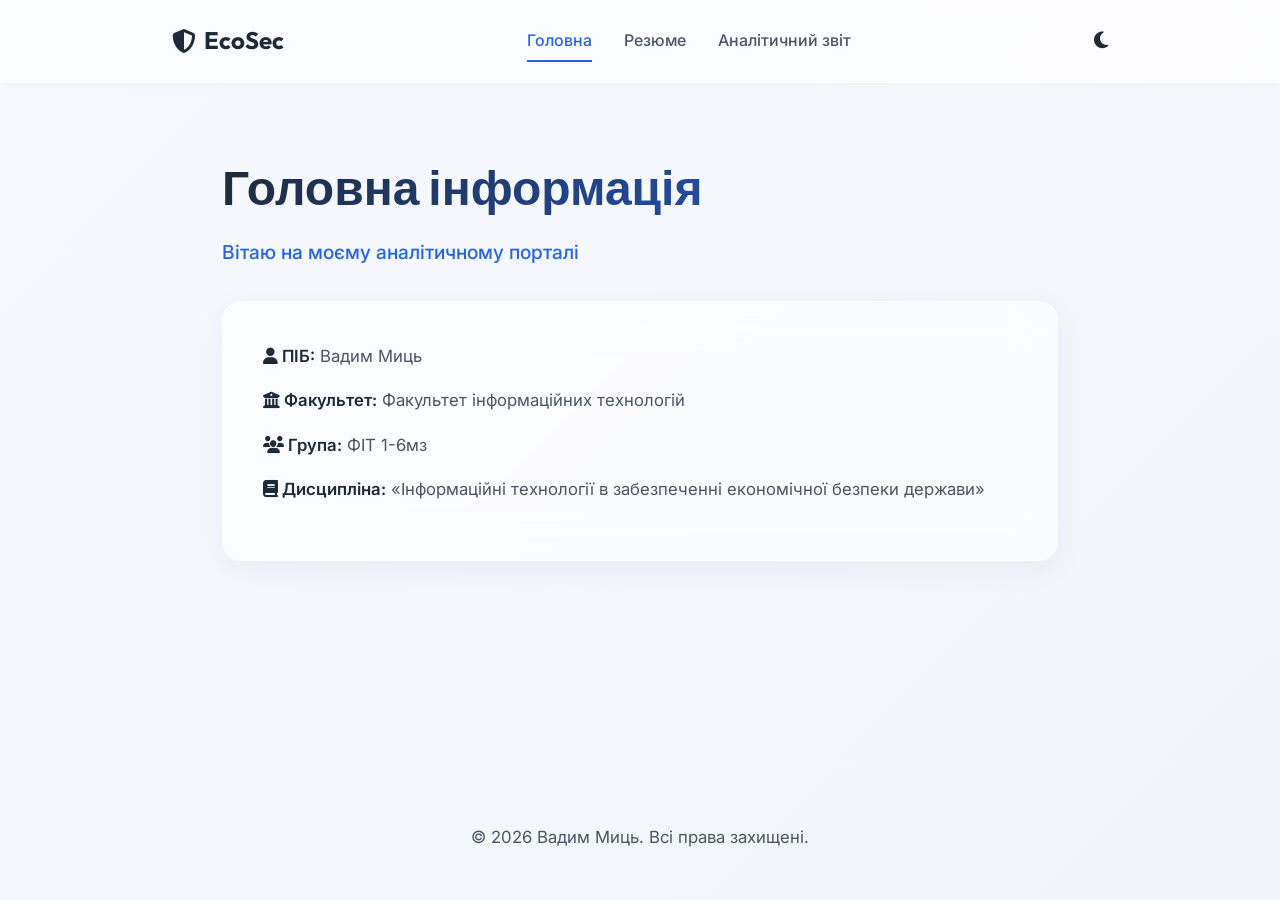
<file: index.html>
<!DOCTYPE html>
<html lang="uk" data-theme="light">
<head>
    <meta charset="UTF-8">
    <meta name="viewport" content="width=device-width, initial-scale=1.0">
    <meta name="description" content="EcoSec Project - Персональний аналітичний вебсайт студента Вадима Миця. Дисципліна: Інформаційні технології в забезпеченні економічної безпеки держави.">
    <meta name="author" content="Вадим Миць">
    <title>Головна | Вадим Миць - EcoSec</title>
    <link rel="icon" href="data:image/svg+xml,<svg xmlns=%22http://www.w3.org/2000/svg%22 viewBox=%220 0 100 100%22><text y=%22.9em%22 font-size=%2290%22>🛡️</text></svg>">
    <!-- FontAwesome for Icons -->
    <link rel="stylesheet" href="https://cdnjs.cloudflare.com/ajax/libs/font-awesome/6.4.0/css/all.min.css">
    <link rel="stylesheet" href="style.css">
    <script src="script.js" defer></script>
</head>
<body>
    <header>
        <nav>
            <a href="index.html" class="logo"><i class="fa-solid fa-shield-halved"></i> EcoSec</a>

            <div class="nav-links">
                <a href="index.html" class="active">Головна</a>
                <a href="resume.html">Резюме</a>
                <a href="report.html">Аналітичний звіт</a>
            </div>
            
            <div class="nav-controls">
                <button id="theme-toggle" aria-label="Перемикач теми"><i class="fa-solid fa-moon"></i></button>
            </div>
        </nav>
    </header>

    <main>
        <h1>Головна інформація</h1>
        <p class="subtitle">Вітаю на моєму аналітичному порталі</p>
        
        <div class="card">
            <p><strong><i class="fa-solid fa-user"></i> ПІБ:</strong> Вадим Миць</p>
            <p><strong><i class="fa-solid fa-building-columns"></i> Факультет:</strong> Факультет інформаційних технологій</p>
            <p><strong><i class="fa-solid fa-users"></i> Група:</strong> ФІТ 1-6мз</p>
            <p><strong><i class="fa-solid fa-book"></i> Дисципліна:</strong> «Інформаційні технології в забезпеченні економічної безпеки держави»</p>
        </div>
    </main>

    <footer>
        <p>&copy; 2026 Вадим Миць. Всі права захищені.</p>
    </footer>
</body>
</html>
</file>
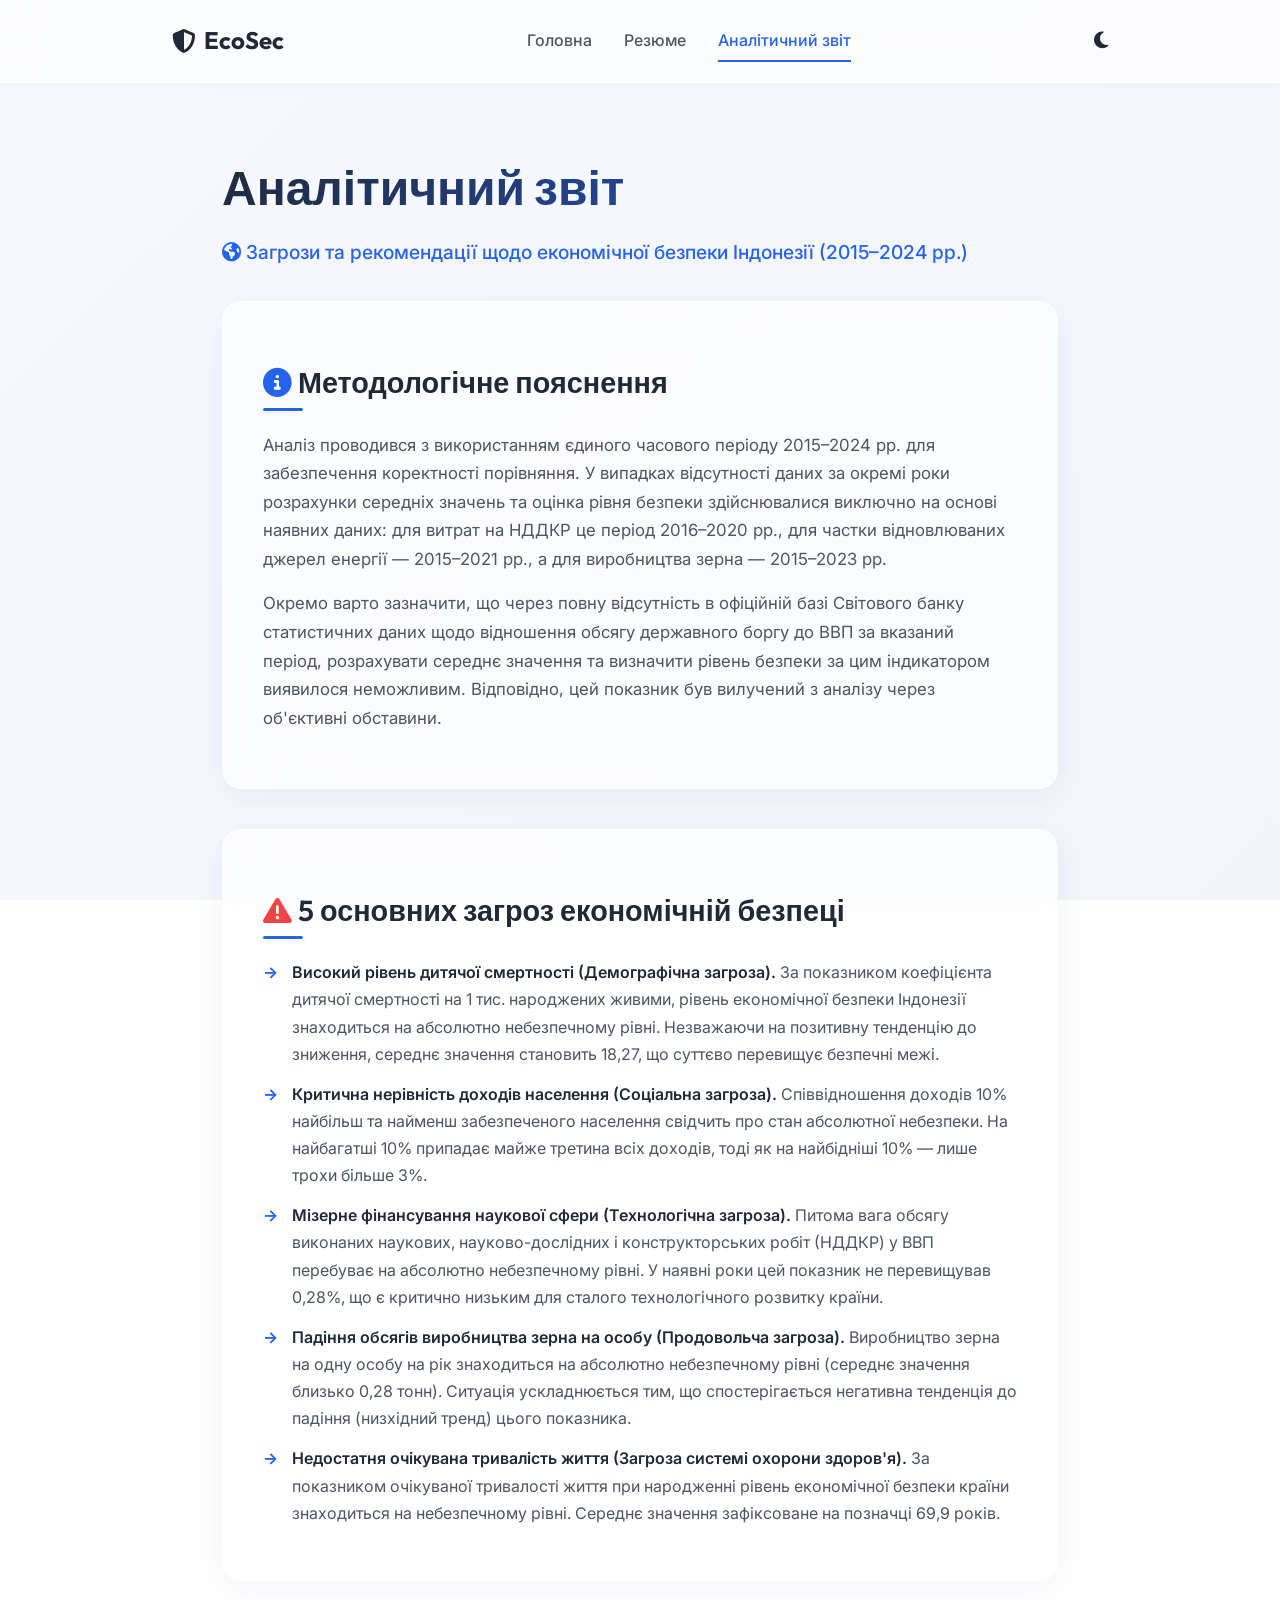
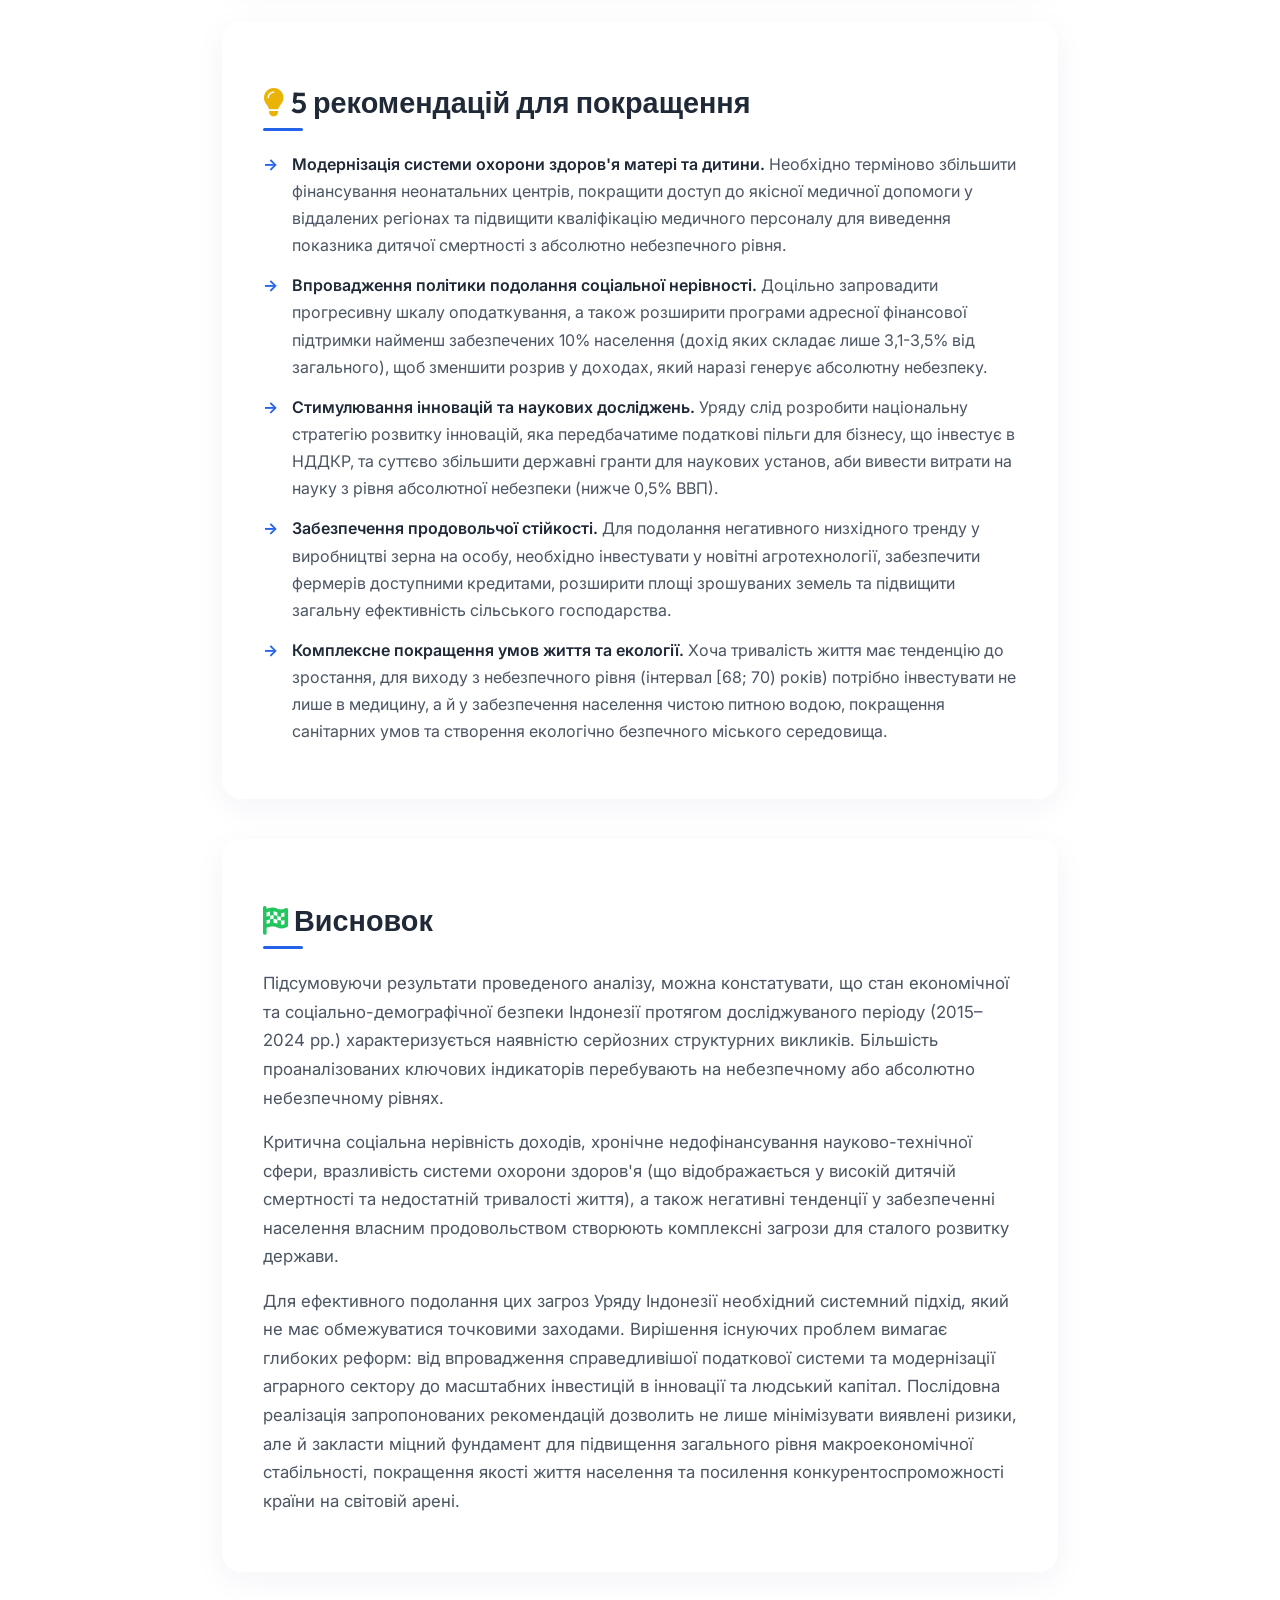
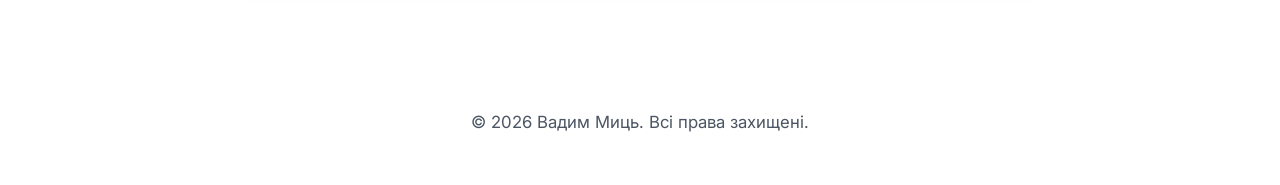
<file: report.html>
<!DOCTYPE html>
<html lang="uk" data-theme="light">
<head>
    <meta charset="UTF-8">
    <meta name="viewport" content="width=device-width, initial-scale=1.0">
    <meta name="description" content="Аналітичний звіт: Загрози та рекомендації щодо економічної безпеки Індонезії.">
    <meta name="author" content="Вадим Миць">
    <title>Звіт | Вадим Миць - EcoSec</title>
    <link rel="icon" href="data:image/svg+xml,<svg xmlns=%22http://www.w3.org/2000/svg%22 viewBox=%220 0 100 100%22><text y=%22.9em%22 font-size=%2290%22>🛡️</text></svg>">
    <link rel="stylesheet" href="https://cdnjs.cloudflare.com/ajax/libs/font-awesome/6.4.0/css/all.min.css">
    <link rel="stylesheet" href="style.css">
    <script src="script.js" defer></script>
</head>
<body>
    <header>
        <nav>
            <a href="index.html" class="logo"><i class="fa-solid fa-shield-halved"></i> EcoSec</a>

            <div class="nav-links">
                <a href="index.html">Головна</a>
                <a href="resume.html">Резюме</a>
                <a href="report.html" class="active">Аналітичний звіт</a>
            </div>

            <div class="nav-controls">
                <button id="theme-toggle" aria-label="Перемикач теми"><i class="fa-solid fa-moon"></i></button>
            </div>
        </nav>
    </header>

    <main>
        <h1>Аналітичний звіт</h1>
        <p class="subtitle"><i class="fa-solid fa-earth-americas"></i> Загрози та рекомендації щодо економічної безпеки Індонезії (2015–2024 рр.)</p>
        
        <div class="card">
            <h2><i class="fa-solid fa-circle-info" style="color: var(--accent);"></i> Методологічне пояснення</h2>
            <p>Аналіз проводився з використанням єдиного часового періоду 2015–2024 рр. для забезпечення коректності порівняння. У випадках відсутності даних за окремі роки розрахунки середніх значень та оцінка рівня безпеки здійснювалися виключно на основі наявних даних: для витрат на НДДКР це період 2016–2020 рр., для частки відновлюваних джерел енергії — 2015–2021 рр., а для виробництва зерна — 2015–2023 рр.</p>
            <p>Окремо варто зазначити, що через повну відсутність в офіційній базі Світового банку статистичних даних щодо відношення обсягу державного боргу до ВВП за вказаний період, розрахувати середнє значення та визначити рівень безпеки за цим індикатором виявилося неможливим. Відповідно, цей показник був вилучений з аналізу через об'єктивні обставини.</p>
        </div>

        <div class="card">
            <h2><i class="fa-solid fa-triangle-exclamation" style="color: #ef4444;"></i> 5 основних загроз економічній безпеці</h2>
            <ol class="threats-list">
                <li><strong>Високий рівень дитячої смертності (Демографічна загроза).</strong> За показником коефіцієнта дитячої смертності на 1 тис. народжених живими, рівень економічної безпеки Індонезії знаходиться на абсолютно небезпечному рівні. Незважаючи на позитивну тенденцію до зниження, середнє значення становить 18,27, що суттєво перевищує безпечні межі.</li>
                <li><strong>Критична нерівність доходів населення (Соціальна загроза).</strong> Співвідношення доходів 10% найбільш та найменш забезпеченого населення свідчить про стан абсолютної небезпеки. На найбагатші 10% припадає майже третина всіх доходів, тоді як на найбідніші 10% — лише трохи більше 3%.</li>
                <li><strong>Мізерне фінансування наукової сфери (Технологічна загроза).</strong> Питома вага обсягу виконаних наукових, науково-дослідних і конструкторських робіт (НДДКР) у ВВП перебуває на абсолютно небезпечному рівні. У наявні роки цей показник не перевищував 0,28%, що є критично низьким для сталого технологічного розвитку країни.</li>
                <li><strong>Падіння обсягів виробництва зерна на особу (Продовольча загроза).</strong> Виробництво зерна на одну особу на рік знаходиться на абсолютно небезпечному рівні (середнє значення близько 0,28 тонн). Ситуація ускладнюється тим, що спостерігається негативна тенденція до падіння (низхідний тренд) цього показника.</li>
                <li><strong>Недостатня очікувана тривалість життя (Загроза системі охорони здоров'я).</strong> За показником очікуваної тривалості життя при народженні рівень економічної безпеки країни знаходиться на небезпечному рівні. Середнє значення зафіксоване на позначці 69,9 років.</li>
            </ol>
        </div>

        <div class="card">
            <h2><i class="fa-solid fa-lightbulb" style="color: #eab308;"></i> 5 рекомендацій для покращення</h2>
            <ul class="skills-list">
                <li><strong>Модернізація системи охорони здоров'я матері та дитини.</strong> Необхідно терміново збільшити фінансування неонатальних центрів, покращити доступ до якісної медичної допомоги у віддалених регіонах та підвищити кваліфікацію медичного персоналу для виведення показника дитячої смертності з абсолютно небезпечного рівня.</li>
                <li><strong>Впровадження політики подолання соціальної нерівності.</strong> Доцільно запровадити прогресивну шкалу оподаткування, а також розширити програми адресної фінансової підтримки найменш забезпечених 10% населення (дохід яких складає лише 3,1-3,5% від загального), щоб зменшити розрив у доходах, який наразі генерує абсолютну небезпеку.</li>
                <li><strong>Стимулювання інновацій та наукових досліджень.</strong> Уряду слід розробити національну стратегію розвитку інновацій, яка передбачатиме податкові пільги для бізнесу, що інвестує в НДДКР, та суттєво збільшити державні гранти для наукових установ, аби вивести витрати на науку з рівня абсолютної небезпеки (нижче 0,5% ВВП).</li>
                <li><strong>Забезпечення продовольчої стійкості.</strong> Для подолання негативного низхідного тренду у виробництві зерна на особу, необхідно інвестувати у новітні агротехнології, забезпечити фермерів доступними кредитами, розширити площі зрошуваних земель та підвищити загальну ефективність сільського господарства.</li>
                <li><strong>Комплексне покращення умов життя та екології.</strong> Хоча тривалість життя має тенденцію до зростання, для виходу з небезпечного рівня (інтервал [68; 70) років) потрібно інвестувати не лише в медицину, а й у забезпечення населення чистою питною водою, покращення санітарних умов та створення екологічно безпечного міського середовища.</li>
            </ul>
        </div>

        <div class="card">
            <h2><i class="fa-solid fa-flag-checkered" style="color: #22c55e;"></i> Висновок</h2>
            <p>Підсумовуючи результати проведеного аналізу, можна констатувати, що стан економічної та соціально-демографічної безпеки Індонезії протягом досліджуваного періоду (2015–2024 рр.) характеризується наявністю серйозних структурних викликів. Більшість проаналізованих ключових індикаторів перебувають на небезпечному або абсолютно небезпечному рівнях.</p>
            <p>Критична соціальна нерівність доходів, хронічне недофінансування науково-технічної сфери, вразливість системи охорони здоров'я (що відображається у високій дитячій смертності та недостатній тривалості життя), а також негативні тенденції у забезпеченні населення власним продовольством створюють комплексні загрози для сталого розвитку держави.</p>
            <p>Для ефективного подолання цих загроз Уряду Індонезії необхідний системний підхід, який не має обмежуватися точковими заходами. Вирішення існуючих проблем вимагає глибоких реформ: від впровадження справедливішої податкової системи та модернізації аграрного сектору до масштабних інвестицій в інновації та людський капітал. Послідовна реалізація запропонованих рекомендацій дозволить не лише мінімізувати виявлені ризики, але й закласти міцний фундамент для підвищення загального рівня макроекономічної стабільності, покращення якості життя населення та посилення конкурентоспроможності країни на світовій арені.</p>
        </div>
    </main>

    <footer>
        <p>&copy; 2026 Вадим Миць. Всі права захищені.</p>
    </footer>
</body>
</html>
</file>
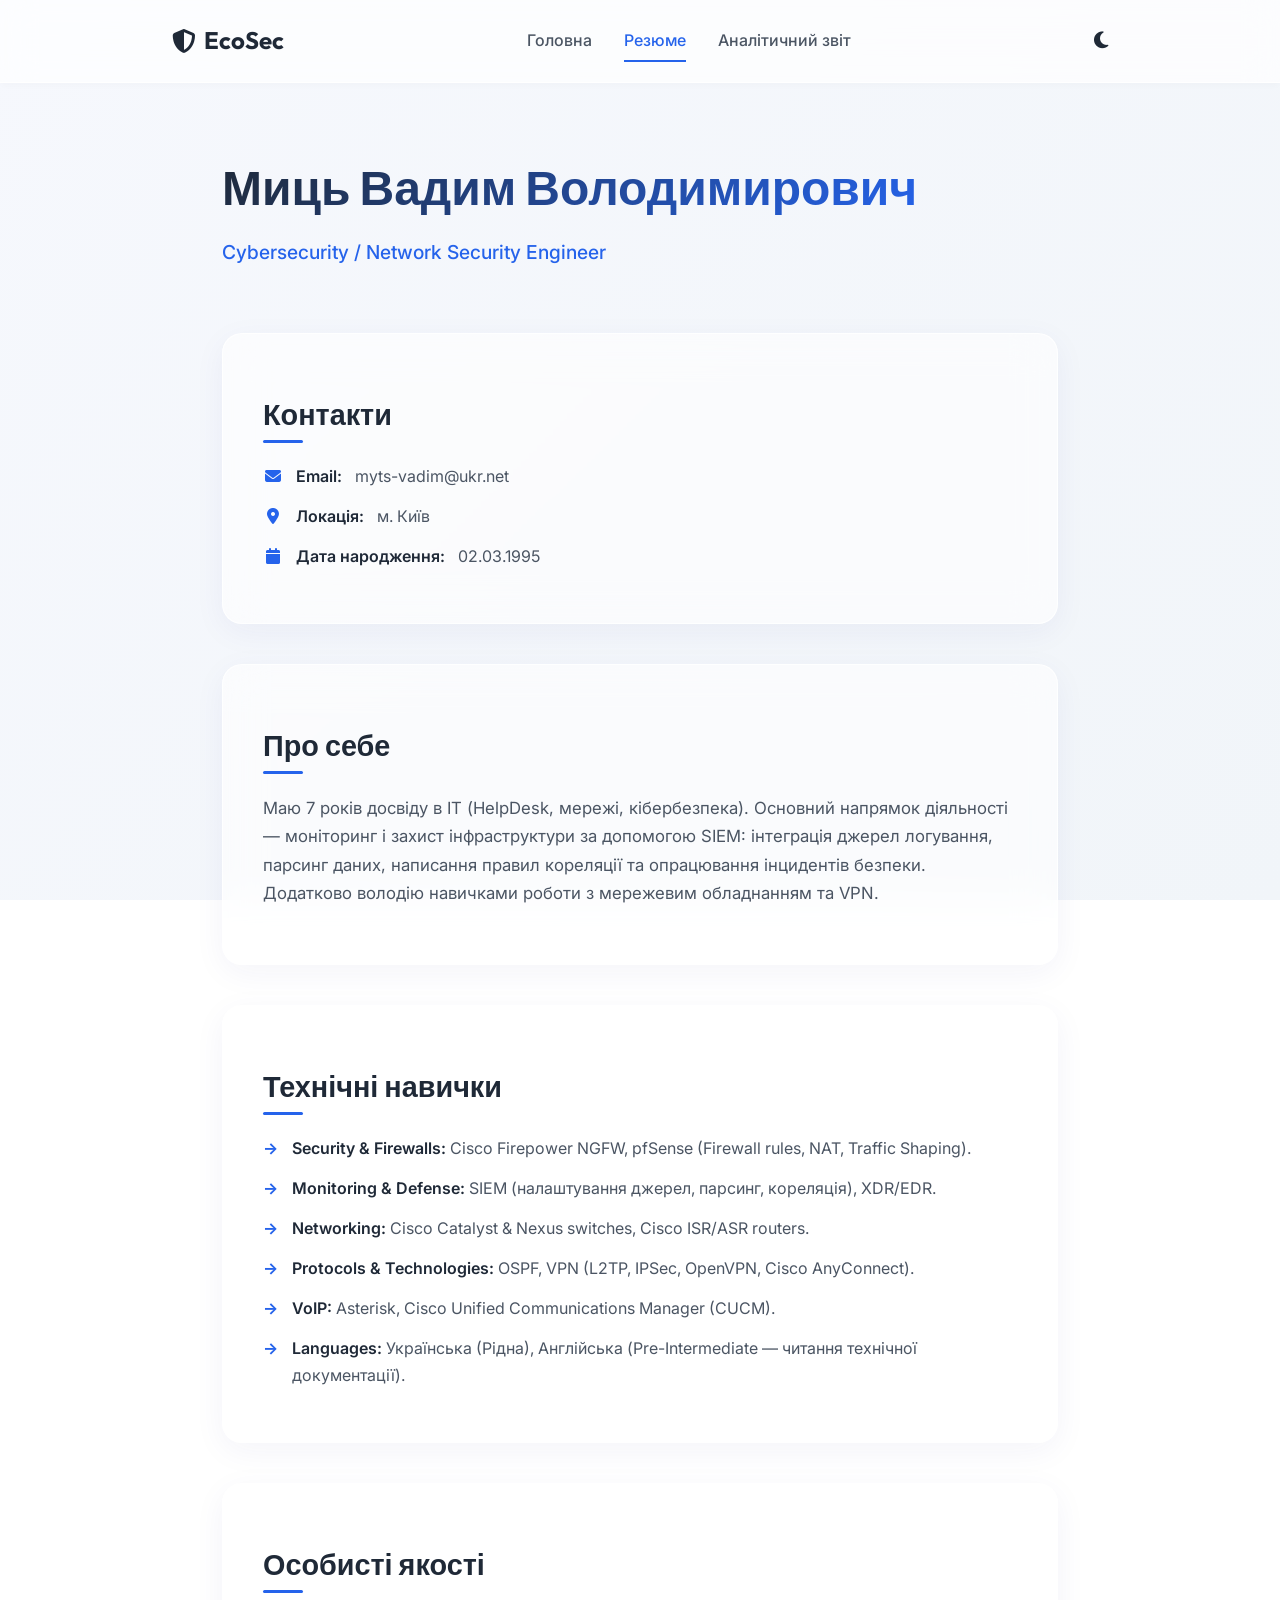
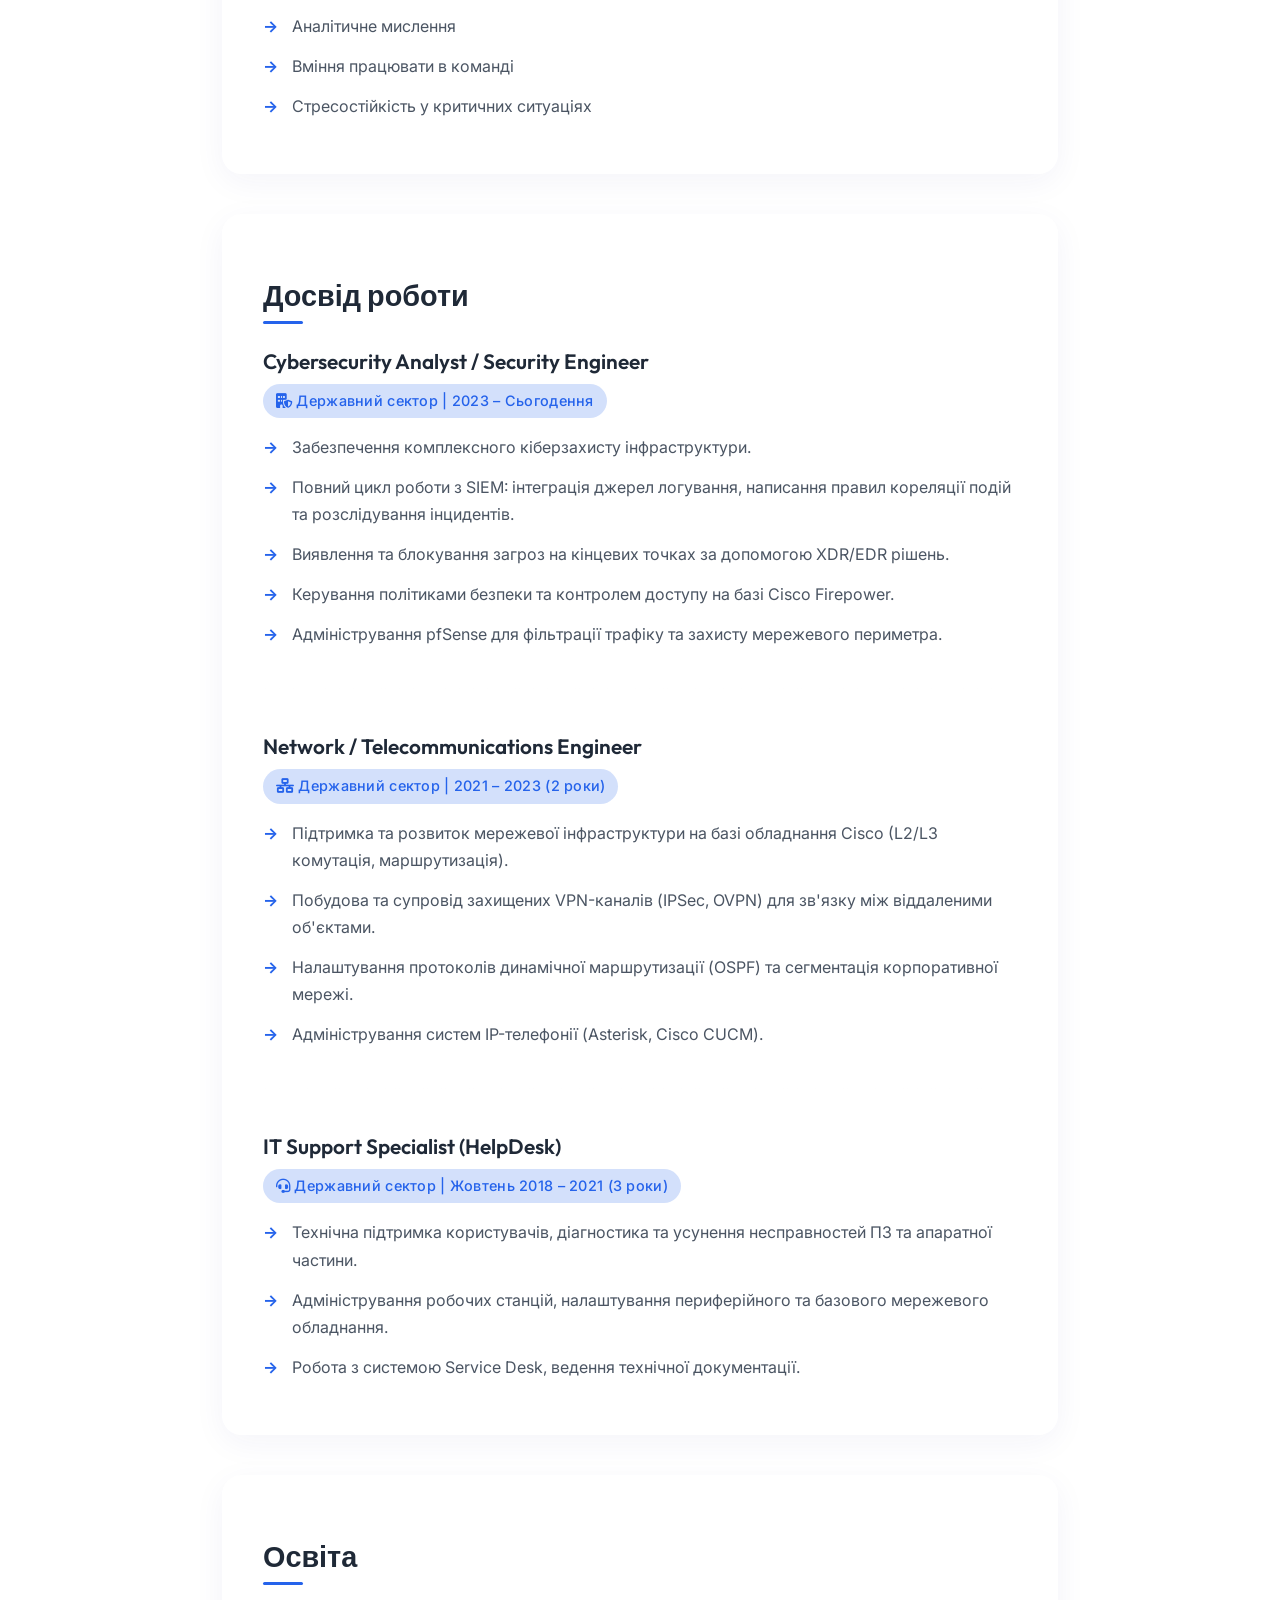
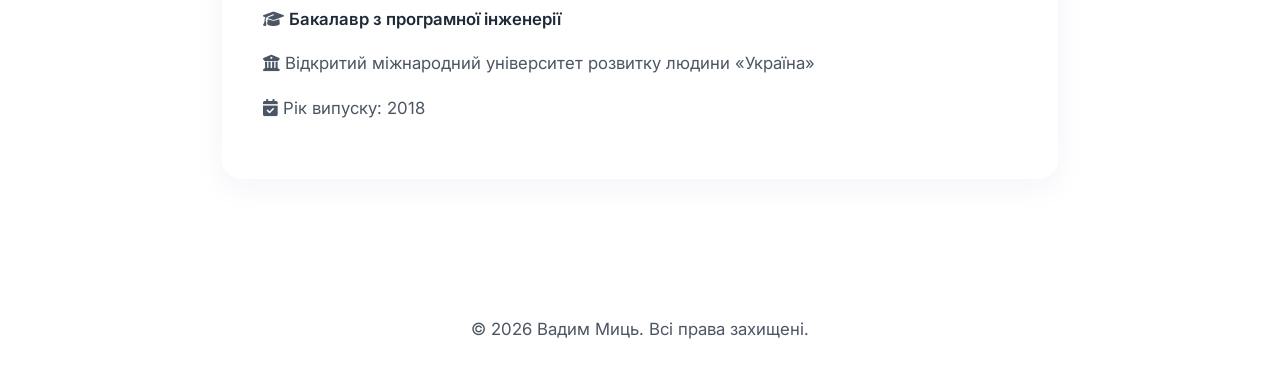
<file: resume.html>
<!DOCTYPE html>
<html lang="uk" data-theme="light">
<head>
    <meta charset="UTF-8">
    <meta name="viewport" content="width=device-width, initial-scale=1.0">
    <meta name="description" content="Резюме Вадима Миця - Cybersecurity / Network Security Engineer.">
    <meta name="author" content="Вадим Миць">
    <title>Резюме | Вадим Миць - EcoSec</title>
    <link rel="icon" href="data:image/svg+xml,<svg xmlns=%22http://www.w3.org/2000/svg%22 viewBox=%220 0 100 100%22><text y=%22.9em%22 font-size=%2290%22>🛡️</text></svg>">
    <link rel="stylesheet" href="https://cdnjs.cloudflare.com/ajax/libs/font-awesome/6.4.0/css/all.min.css">
    <link rel="stylesheet" href="style.css">
    <!-- The html2pdf.js library has been removed as it was causing issues. -->
    <script src="script.js" defer></script> 
</head>
<body>
    <header data-html2canvas-ignore="true">
        <nav>
            <a href="index.html" class="logo"><i class="fa-solid fa-shield-halved"></i> EcoSec</a>

            <div class="nav-links">
                <a href="index.html">Головна</a>
                <a href="resume.html" class="active">Резюме</a>
                <a href="report.html">Аналітичний звіт</a>
            </div>

            <div class="nav-controls">
                <button id="theme-toggle" aria-label="Перемикач теми"><i class="fa-solid fa-moon"></i></button>
            </div>
        </nav>
    </header>

    <main id="resume-content">
        <div class="header-with-btn">
            <div>
                <h1>Миць Вадим Володимирович</h1>
                <p class="subtitle">Cybersecurity / Network Security Engineer</p>
            </div>
        </div>
        
        <div class="card">
            <h2>Контакти</h2>
            <ul class="contact-list">
                <li><i class="fa-solid fa-envelope"></i> <strong>Email:</strong> myts-vadim@ukr.net</li>
                <li><i class="fa-solid fa-location-dot"></i> <strong>Локація:</strong> м. Київ</li>
                <li><i class="fa-solid fa-calendar"></i> <strong>Дата народження:</strong> 02.03.1995</li>
            </ul>
        </div>

        <div class="card">
            <h2>Про себе</h2>
            <p>Маю 7 років досвіду в ІТ (HelpDesk, мережі, кібербезпека). Основний напрямок діяльності — моніторинг і захист інфраструктури за допомогою SIEM: інтеграція джерел логування, парсинг даних, написання правил кореляції та опрацювання інцидентів безпеки. Додатково володію навичками роботи з мережевим обладнанням та VPN.
        </div>

        <div class="card">
            <h2>Технічні навички</h2>
            <ul class="skills-list">
                <li><strong>Security & Firewalls:</strong> Cisco Firepower NGFW, pfSense (Firewall rules, NAT, Traffic Shaping).</li>
                <li><strong>Monitoring & Defense:</strong> SIEM (налаштування джерел, парсинг, кореляція), XDR/EDR.</li>
                <li><strong>Networking:</strong> Cisco Catalyst & Nexus switches, Cisco ISR/ASR routers.</li>
                <li><strong>Protocols & Technologies:</strong> OSPF, VPN (L2TP, IPSec, OpenVPN, Cisco AnyConnect).</li>
                <li><strong>VoIP:</strong> Asterisk, Cisco Unified Communications Manager (CUCM).</li>
                <li><strong>Languages:</strong> Українська (Рідна), Англійська (Pre-Intermediate — читання технічної документації).</li>
            </ul>
        </div>

        <div class="card">
            <h2>Особисті якості</h2>
            <ul class="skills-list">
                <li>Аналітичне мислення</li>
                <li>Вміння працювати в команді</li>
                <li>Стресостійкість у критичних ситуаціях</li>
            </ul>
        </div>

        <div class="card">
            <h2>Досвід роботи</h2>
            
            <div class="job-entry">
                <h3>Cybersecurity Analyst / Security Engineer</h3>
                <p class="job-meta"><i class="fa-solid fa-building-shield"></i> Державний сектор | 2023 – Сьогодення</p>
                <ul class="skills-list">
                    <li>Забезпечення комплексного кіберзахисту інфраструктури.</li>
                    <li>Повний цикл роботи з SIEM: інтеграція джерел логування, написання правил кореляції подій та розслідування інцидентів.</li>
                    <li>Виявлення та блокування загроз на кінцевих точках за допомогою XDR/EDR рішень.</li>
                    <li>Керування політиками безпеки та контролем доступу на базі Cisco Firepower.</li>
                    <li>Адміністрування pfSense для фільтрації трафіку та захисту мережевого периметра.</li>
                </ul>
            </div>
            
            <hr class="separator">

            <div class="job-entry">
                <h3>Network / Telecommunications Engineer</h3>
                <p class="job-meta"><i class="fa-solid fa-network-wired"></i> Державний сектор | 2021 – 2023 (2 роки)</p>
                <ul class="skills-list">
                    <li>Підтримка та розвиток мережевої інфраструктури на базі обладнання Cisco (L2/L3 комутація, маршрутизація).</li>
                    <li>Побудова та супровід захищених VPN-каналів (IPSec, OVPN) для зв'язку між віддаленими об'єктами.</li>
                    <li>Налаштування протоколів динамічної маршрутизації (OSPF) та сегментація корпоративної мережі.</li>
                    <li>Адміністрування систем IP-телефонії (Asterisk, Cisco CUCM).</li>
                </ul>
            </div>

            <hr class="separator">

            <div class="job-entry">
                <h3>IT Support Specialist (HelpDesk)</h3>
                <p class="job-meta"><i class="fa-solid fa-headset"></i> Державний сектор | Жовтень 2018 – 2021 (3 роки)</p>
                <ul class="skills-list">
                    <li>Технічна підтримка користувачів, діагностика та усунення несправностей ПЗ та апаратної частини.</li>
                    <li>Адміністрування робочих станцій, налаштування периферійного та базового мережевого обладнання.</li>
                    <li>Робота з системою Service Desk, ведення технічної документації.</li>
                </ul>
            </div>
        </div>

        <div class="card">
            <h2>Освіта</h2>
            <p><i class="fa-solid fa-graduation-cap"></i> <strong>Бакалавр з програмної інженерії</strong></p>
            <p><i class="fa-solid fa-university"></i> Відкритий міжнародний університет розвитку людини «Україна»</p>
            <p><i class="fa-solid fa-calendar-check"></i> Рік випуску: 2018</p>
        </div>
    </main>

    <footer>
        <p>&copy; 2026 Вадим Миць. Всі права захищені.</p>
    </footer>
</body>
</html>
</file>
<file: style.css>
@import url('https://fonts.googleapis.com/css2?family=Outfit:wght@300;400;500;600;700&family=Inter:wght@300;400;500;600&display=swap');

:root {
    /* Light Theme */
    --bg-color: #f3f4f6;
    --text-main: #1f2937;
    --text-muted: #4b5563;
    --accent: #2563eb;
    --accent-glow: rgba(37, 99, 235, 0.2);
    --card-bg: rgba(255, 255, 255, 0.6);
    --nav-bg: rgba(255, 255, 255, 0.7);
    --border: rgba(255, 255, 255, 0.8);
    --shadow: 0 8px 32px 0 rgba(31, 38, 135, 0.05);
    --gradient-bg-1: #f6f8fd;
    --gradient-bg-2: #f1f5f9;
}

[data-theme="dark"] {
    /* Dark Theme */
    --bg-color: #111827;
    --text-main: #f9fafb;
    --text-muted: #9ca3af;
    --accent: #60a5fa;
    --accent-glow: rgba(96, 165, 250, 0.15);
    --card-bg: rgba(31, 41, 55, 0.7);
    --nav-bg: rgba(17, 24, 39, 0.8);
    --border: rgba(55, 65, 81, 0.8);
    --shadow: 0 8px 32px 0 rgba(0, 0, 0, 0.3);
    --gradient-bg-1: #111827;
    --gradient-bg-2: #1f2937;
}

* {
    margin: 0;
    padding: 0;
    box-sizing: border-box;
}

body {
    font-family: 'Inter', sans-serif;
    background: linear-gradient(135deg, var(--gradient-bg-1) 0%, var(--gradient-bg-2) 100%);
    background-attachment: fixed;
    color: var(--text-main);
    line-height: 1.7;
    min-height: 100vh;
    display: flex;
    flex-direction: column;
    overflow-x: hidden;
    transition: background 0.3s ease, color 0.3s ease;
}

/* Typography */
h1, h2, h3, .logo {
    font-family: 'Outfit', sans-serif;
}

h1 {
    font-size: 3rem;
    font-weight: 700;
    background: linear-gradient(135deg, var(--text-main), var(--accent));
    -webkit-background-clip: text;
    -webkit-text-fill-color: transparent;
    margin-bottom: 0.5rem;
    animation: slideDown 0.8s ease-out forwards;
    opacity: 0;
}

.subtitle {
    font-size: 1.2rem;
    color: var(--accent);
    font-weight: 500;
    margin-bottom: 2rem;
    animation: slideDown 0.8s ease-out 0.2s forwards;
    opacity: 0;
}

h2 {
    font-size: 1.8rem;
    font-weight: 600;
    margin-top: 1rem;
    margin-bottom: 1.5rem;
    position: relative;
    display: inline-block;
    color: var(--text-main);
}

h2::after {
    content: '';
    position: absolute;
    bottom: -4px;
    left: 0;
    width: 40px;
    height: 3px;
    background: var(--accent);
    border-radius: 2px;
    transition: width 0.3s ease;
}

.card:hover h2::after {
    width: 100%;
}

h3 {
    font-size: 1.3rem;
    font-weight: 600;
    color: var(--text-main);
    margin-bottom: 0.3rem;
}

p {
    color: var(--text-muted);
    font-size: 1.05rem;
    margin-bottom: 1rem;
}

strong {
    color: var(--text-main);
    font-weight: 600;
}

/* Nav */
header {
    position: sticky;
    top: 0;
    z-index: 1000;
    background: var(--nav-bg);
    backdrop-filter: blur(16px);
    -webkit-backdrop-filter: blur(16px);
    border-bottom: 1px solid var(--border);
    box-shadow: 0 4px 6px -1px rgba(0, 0, 0, 0.02);
    transition: background 0.3s ease, border-color 0.3s ease;
}

nav {
    max-width: 1000px;
    margin: 0 auto;
    padding: 1.2rem 2rem;
    display: flex;
    justify-content: space-between;
    align-items: center;
    position: relative;
}

.logo {
    font-size: 1.5rem;
    font-weight: 700;
    text-decoration: none;
    color: var(--text-main);
    transition: transform 0.3s ease, color 0.3s ease;
    display: flex;
    align-items: center;
    gap: 0.5rem;
}

.logo:hover {
    transform: scale(1.05);
    color: var(--accent);
}

.nav-controls {
    display: flex;
    gap: 1rem;
    align-items: center;
}

.nav-controls button {
    background: none;
    border: none;
    font-size: 1.2rem;
    color: var(--text-main);
    cursor: pointer;
    transition: color 0.3s ease;
    display: flex;
    align-items: center;
    justify-content: center;
}

.nav-controls button:hover {
    color: var(--accent);
}

.mobile-only {
    display: none;
}

.nav-links {
    display: flex;
    gap: 2rem;
}

.nav-links a {
    text-decoration: none;
    color: var(--text-muted);
    font-weight: 500;
    font-size: 1rem;
    position: relative;
    transition: color 0.3s ease;
    padding: 0.5rem 0;
}

.nav-links a:hover, .nav-links a.active {
    color: var(--accent);
}

.nav-links a::before {
    content: '';
    position: absolute;
    bottom: 0;
    left: 0;
    width: 0;
    height: 2px;
    background: var(--accent);
    transition: width 0.3s ease;
}

.nav-links a:hover::before, .nav-links a.active::before {
    width: 100%;
}

/* Header With Button Layout */
.header-with-btn {
    display: flex;
    justify-content: space-between;
    align-items: center;
    margin-bottom: 2rem;
    flex-wrap: wrap;
    gap: 1rem;
}

.btn-primary {
    display: inline-flex;
    align-items: center;
    gap: 0.5rem;
    padding: 0.8rem 1.5rem;
    background: var(--accent);
    color: #fff !important;
    text-decoration: none;
    border-radius: 8px;
    font-weight: 500;
    transition: transform 0.2s ease, box-shadow 0.2s ease, background 0.2s ease;
    box-shadow: 0 4px 6px rgba(37, 99, 235, 0.3);
}

.btn-primary:hover {
    transform: translateY(-2px);
    box-shadow: 0 6px 12px rgba(37, 99, 235, 0.4);
    background: #1d4ed8;
}

/* Main */
main {
    flex: 1;
    max-width: 900px;
    width: 100%;
    margin: 4rem auto;
    padding: 0 2rem;
}

/* Glassmorphism Cards */
.card {
    background: var(--card-bg);
    backdrop-filter: blur(20px);
    -webkit-backdrop-filter: blur(20px);
    border: 1px solid var(--border);
    border-radius: 20px;
    padding: 2.5rem;
    margin-bottom: 2.5rem;
    box-shadow: var(--shadow);
    transition: all 0.4s cubic-bezier(0.175, 0.885, 0.32, 1.275);
    opacity: 0;
    transform: translateY(30px);
}

.card.visible {
    opacity: 1;
    transform: translateY(0);
}

.card:hover {
    transform: translateY(-5px);
    box-shadow: 0 20px 40px 0 rgba(0, 0, 0, 0.1);
    border-color: var(--accent);
}

[data-theme="dark"] .card:hover {
    box-shadow: 0 20px 40px 0 rgba(0, 0, 0, 0.5);
}

/* Lists */
ul, ol {
    list-style: none;
    padding: 0;
}

ul.skills-list li, ol.threats-list li {
    position: relative;
    padding-left: 1.8rem;
    margin-bottom: 0.8rem;
    color: var(--text-muted);
}

ul.skills-list li::before, ol.threats-list li::before {
    content: '→';
    position: absolute;
    left: 0;
    color: var(--accent);
    font-weight: bold;
    transition: transform 0.2s ease;
}

ul.skills-list li:hover::before, ol.threats-list li:hover::before {
    transform: translateX(4px);
}

ul.contact-list li {
    margin-bottom: 0.8rem;
    color: var(--text-muted);
    display: flex;
    align-items: center;
    gap: 0.8rem;
}

ul.contact-list li i {
    color: var(--accent);
    width: 20px;
    text-align: center;
}

/* Resume Specifics */
.job-meta {
    font-size: 0.9rem;
    color: var(--accent);
    font-weight: 500;
    margin-bottom: 1rem;
    letter-spacing: 0.02em;
    display: inline-block;
    padding: 0.3rem 0.8rem;
    background: var(--accent-glow);
    border-radius: 20px;
}

.separator {
    border: none;
    height: 1px;
    background: linear-gradient(to right, transparent, var(--border), transparent);
    margin: 2.5rem 0;
}

/* Footer */
footer {
    text-align: center;
    padding: 2rem;
    color: var(--text-muted);
    font-size: 0.9rem;
    background: transparent;
    margin-top: auto;
}

/* Animations */
@keyframes slideDown {
    from { opacity: 0; transform: translateY(-20px); }
    to { opacity: 1; transform: translateY(0); }
}

/* Responsive */
@media (max-width: 768px) {
    nav {
        flex-direction: column;
        gap: 1.5rem;
    }
    .nav-links {
        gap: 1rem;
        flex-wrap: wrap;
        justify-content: center;
    }
    h1 {
        font-size: 2.2rem;
    }
    .card {
        padding: 1.5rem;
    }
    .header-with-btn {
        flex-direction: column;
        align-items: flex-start;
    }
}

/* Report Page Icon Colors */
.fa-arrow-trend-down {
    color: #ef4444; /* Red for threats */
}

.fa-arrow-trend-up {
    color: #22c55e; /* Green for recommendations */
}
</file>
